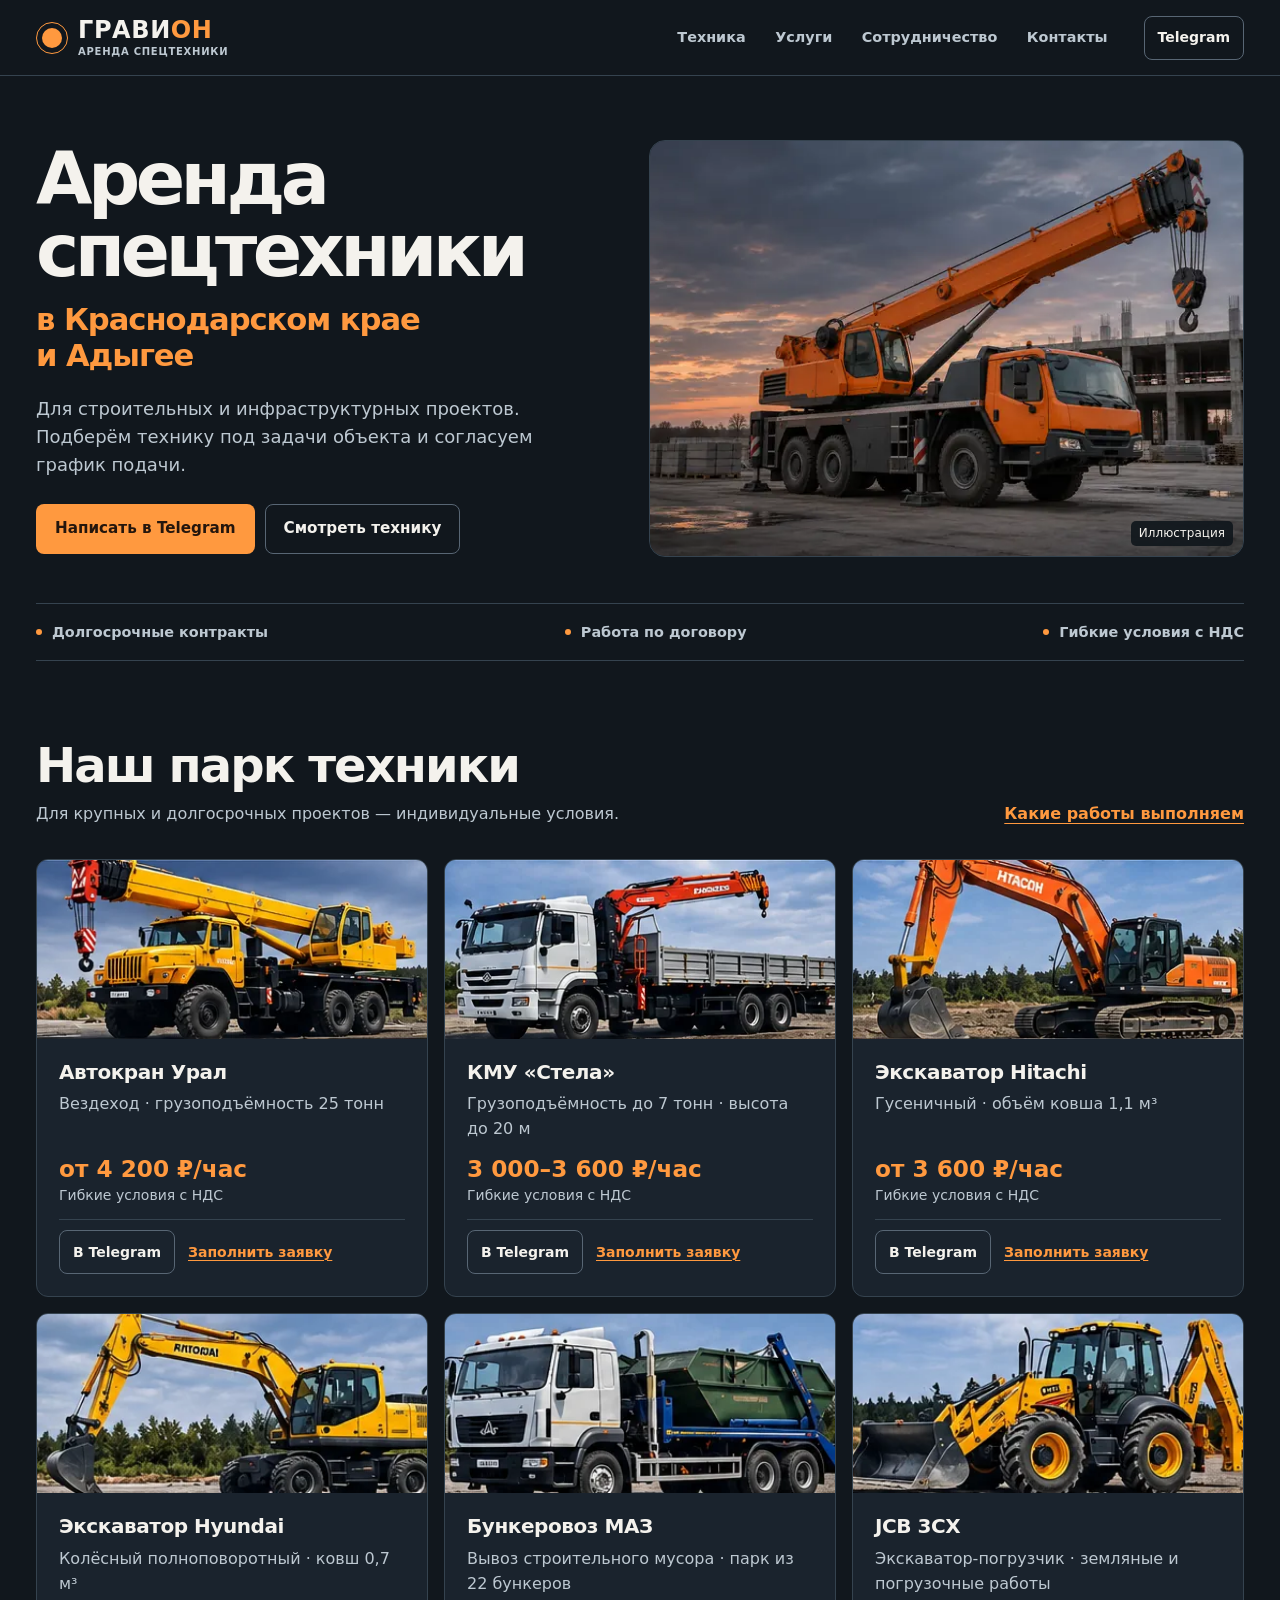
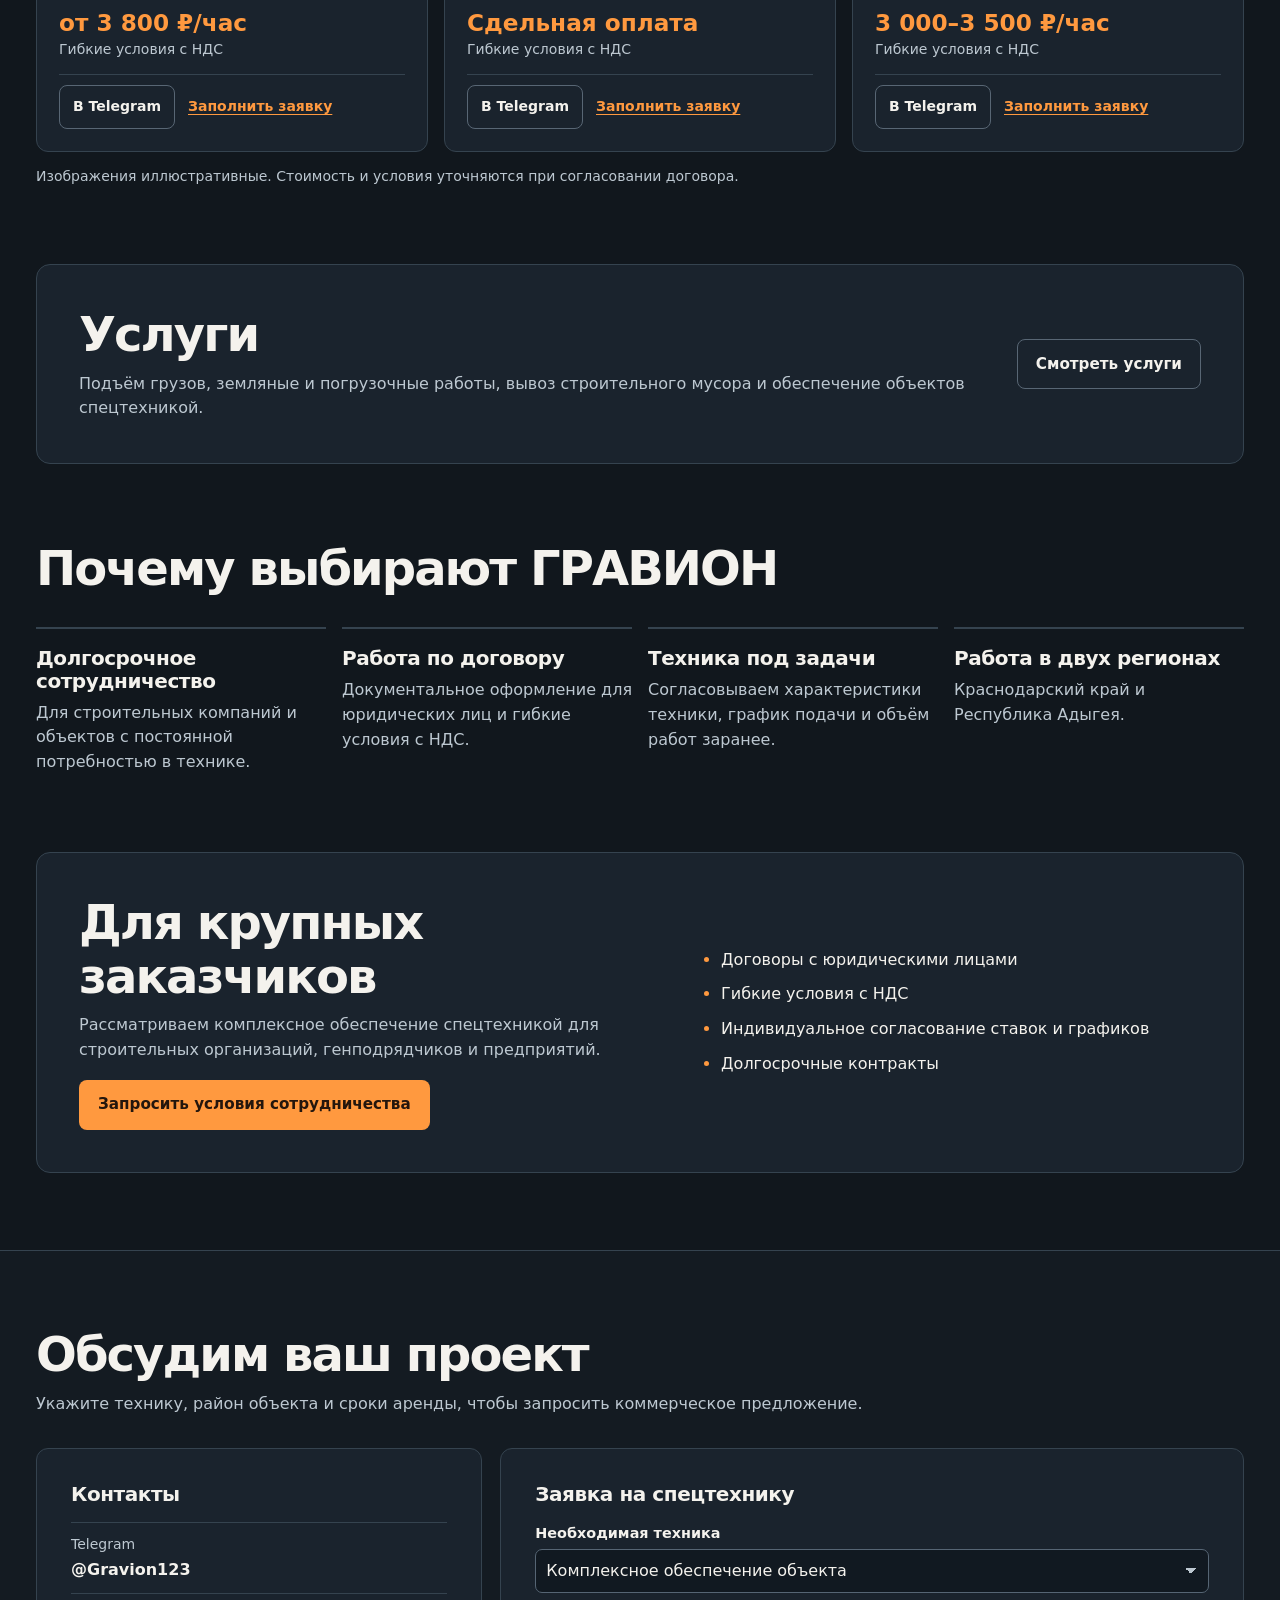
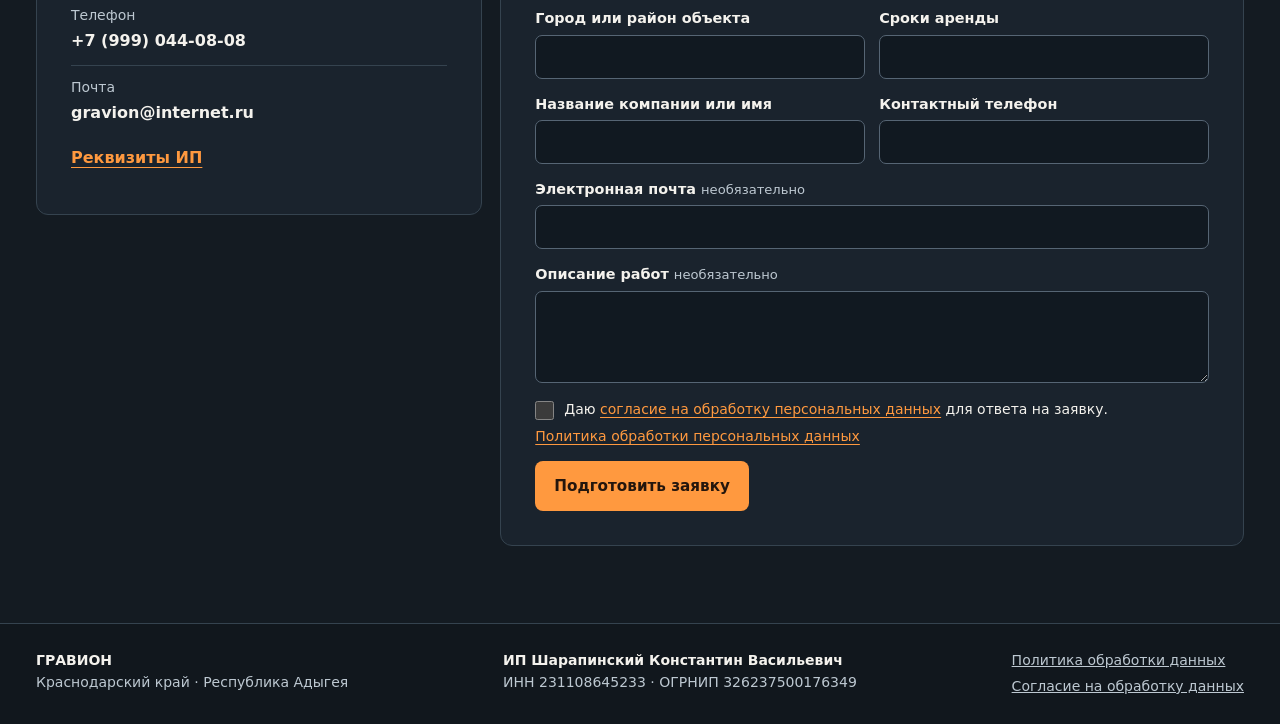
<file: index.html>
<!doctype html>
<html lang="ru">
<head>
  <meta charset="utf-8">
  <meta name="viewport" content="width=device-width, initial-scale=1">
  <link rel="icon" href="favicon.ico" sizes="16x16 32x32 48x48">
  <meta name="theme-color" content="#11171d">
  <title>Аренда спецтехники в Краснодарском крае и Адыгее — ГРАВИОН</title>
  <meta name="description" content="Аренда автокранов, экскаваторов, КМУ, JCB 3CX и бункеровозов в Краснодарском крае и Адыгее. Цены и характеристики парка ГРАВИОН.">
  <link rel="canonical" href="https://gravion-dev.github.io/gravion-website/">
  <meta property="og:type" content="website">
  <meta property="og:locale" content="ru_RU">
  <meta property="og:title" content="ГРАВИОН — аренда спецтехники в Краснодарском крае и Адыгее">
  <meta property="og:description" content="Спецтехника для строительных и инфраструктурных проектов. Узнайте ставки и запросите коммерческое предложение.">
  <meta property="og:url" content="https://gravion-dev.github.io/gravion-website/">
  <meta property="og:image" content="https://gravion-dev.github.io/gravion-website/assets/images/hero-960.webp">
  <meta property="og:image:alt" content="Иллюстрация автокрана на стройплощадке">
  <link rel="stylesheet" href="assets/site.css">
  <script src="assets/request.js" defer></script>
  <script type="application/ld+json">
    {
      "@context": "https://schema.org",
      "@type": "Organization",
      "@id": "https://gravion-dev.github.io/gravion-website/#organization",
      "name": "ГРАВИОН",
      "legalName": "Индивидуальный предприниматель Шарапинский Константин Васильевич",
      "url": "https://gravion-dev.github.io/gravion-website/",
      "telephone": "+79990440808",
      "email": "gravion@internet.ru",
      "areaServed": ["Краснодарский край", "Республика Адыгея"]
    }
  </script>
</head>
<body>
  <a class="skip-link" href="#top">Перейти к содержимому</a>
  <header class="top">
    <div class="container top-inner">
      <a class="logo" href="./" aria-label="ГРАВИОН — главная">
        <span class="logo-mark" aria-hidden="true"></span>
        <span>ГРАВИ<b>ОН</b><small>Аренда спецтехники</small></span>
      </a>
      <nav class="nav" aria-label="Основная навигация">
        <a href="#equipment">Техника</a>
        <a href="services/">Услуги</a>
        <a href="#partnership">Сотрудничество</a>
        <a href="#contact">Контакты</a>
      </nav>
      <a class="btn btn-small btn-outline" href="https://t.me/Gravion123">Telegram</a>
    </div>
  </header>

  <main id="top" tabindex="-1">
    <section class="hero" aria-labelledby="hero-title">
      <div class="container">
        <div class="hero-grid">
          <div class="hero-content">
            <h1 id="hero-title">Аренда<br class="desktop-break"> спецтехники <span>в Краснодарском крае и&nbsp;Адыгее</span></h1>
            <p>Для строительных и инфраструктурных проектов. Подберём технику под задачи объекта и согласуем график подачи.</p>
            <div class="actions">
              <a class="btn" href="https://t.me/Gravion123">Написать в Telegram</a>
              <a class="btn btn-outline" href="#equipment">Смотреть технику</a>
            </div>
          </div>
          <figure class="hero-media">
            <img src="assets/images/hero-960.webp"
                 srcset="assets/images/hero-640.webp 640w, assets/images/hero-960.webp 960w, assets/images/hero-1440.webp 1440w"
                 sizes="(max-width: 700px) calc(100vw - 36px), (max-width: 1260px) 47vw, 620px"
                 width="1440" height="960" fetchpriority="high" alt="Иллюстрация автокрана на стройплощадке">
            <figcaption>Иллюстрация</figcaption>
          </figure>
        </div>
        <ul class="hero-benefits" aria-label="Условия работы">
          <li>Долгосрочные контракты</li>
          <li>Работа по договору</li>
          <li>Гибкие условия с НДС</li>
        </ul>
      </div>
    </section>

    <section class="section" id="equipment" aria-labelledby="equipment-title">
      <div class="container">
        <div class="section-head">
          <div>
            <h2 id="equipment-title">Наш парк техники</h2>
            <p>Для крупных и долгосрочных проектов — индивидуальные условия.</p>
          </div>
          <a class="text-link" href="services/">Какие работы выполняем</a>
        </div>
        <div class="catalog">
          <article class="machine" id="ural">
            <img src="assets/images/ural-crane.webp" width="474" height="182" alt="Иллюстрация: Автокран Урал" loading="lazy" decoding="async">
            <div class="machine-content">
              <h3>Автокран Урал</h3>
              <p class="machine-spec">Вездеход · грузоподъёмность 25 тонн</p>
              <div class="machine-bottom">
                <strong>от 4 200 ₽/час</strong>
                <span class="vat">Гибкие условия с НДС</span>
              </div>
              <div class="machine-actions">
                <a class="btn btn-small btn-outline" href="https://t.me/Gravion123?text=%D0%97%D0%B4%D1%80%D0%B0%D0%B2%D1%81%D1%82%D0%B2%D1%83%D0%B9%D1%82%D0%B5%21%20%D0%98%D0%BD%D1%82%D0%B5%D1%80%D0%B5%D1%81%D1%83%D0%B5%D1%82%20%D0%B0%D1%80%D0%B5%D0%BD%D0%B4%D0%B0%3A%20%D0%90%D0%B2%D1%82%D0%BE%D0%BA%D1%80%D0%B0%D0%BD%20%D0%A3%D1%80%D0%B0%D0%BB.%20%D0%9F%D0%BE%D0%B4%D1%81%D0%BA%D0%B0%D0%B6%D0%B8%D1%82%D0%B5%20%D1%83%D1%81%D0%BB%D0%BE%D0%B2%D0%B8%D1%8F%2C%20%D0%BF%D0%BE%D0%B6%D0%B0%D0%BB%D1%83%D0%B9%D1%81%D1%82%D0%B0." aria-label="Написать в Telegram о технике: Автокран Урал">В Telegram</a>
                <a class="text-link" href="#request" data-equipment="Автокран Урал" aria-label="Заполнить заявку на технику: Автокран Урал">Заполнить заявку</a>
              </div>
            </div>
          </article>
          <article class="machine" id="stela">
            <img src="assets/images/stela-kmu.webp" width="456" height="182" alt="Иллюстрация: КМУ «Стела»" loading="lazy" decoding="async">
            <div class="machine-content">
              <h3>КМУ «Стела»</h3>
              <p class="machine-spec">Грузоподъёмность до 7 тонн · высота до 20 м</p>
              <div class="machine-bottom">
                <strong>3 000–3 600 ₽/час</strong>
                <span class="vat">Гибкие условия с НДС</span>
              </div>
              <div class="machine-actions">
                <a class="btn btn-small btn-outline" href="https://t.me/Gravion123?text=%D0%97%D0%B4%D1%80%D0%B0%D0%B2%D1%81%D1%82%D0%B2%D1%83%D0%B9%D1%82%D0%B5%21%20%D0%98%D0%BD%D1%82%D0%B5%D1%80%D0%B5%D1%81%D1%83%D0%B5%D1%82%20%D0%B0%D1%80%D0%B5%D0%BD%D0%B4%D0%B0%3A%20%D0%9A%D0%9C%D0%A3%20%C2%AB%D0%A1%D1%82%D0%B5%D0%BB%D0%B0%C2%BB.%20%D0%9F%D0%BE%D0%B4%D1%81%D0%BA%D0%B0%D0%B6%D0%B8%D1%82%D0%B5%20%D1%83%D1%81%D0%BB%D0%BE%D0%B2%D0%B8%D1%8F%2C%20%D0%BF%D0%BE%D0%B6%D0%B0%D0%BB%D1%83%D0%B9%D1%81%D1%82%D0%B0." aria-label="Написать в Telegram о технике: КМУ «Стела»">В Telegram</a>
                <a class="text-link" href="#request" data-equipment="КМУ «Стела»" aria-label="Заполнить заявку на технику: КМУ «Стела»">Заполнить заявку</a>
              </div>
            </div>
          </article>
          <article class="machine" id="hitachi">
            <img src="assets/images/hitachi-excavator.webp" width="474" height="182" alt="Иллюстрация: Экскаватор Hitachi" loading="lazy" decoding="async">
            <div class="machine-content">
              <h3>Экскаватор Hitachi</h3>
              <p class="machine-spec">Гусеничный · объём ковша 1,1 м³</p>
              <div class="machine-bottom">
                <strong>от 3 600 ₽/час</strong>
                <span class="vat">Гибкие условия с НДС</span>
              </div>
              <div class="machine-actions">
                <a class="btn btn-small btn-outline" href="https://t.me/Gravion123?text=%D0%97%D0%B4%D1%80%D0%B0%D0%B2%D1%81%D1%82%D0%B2%D1%83%D0%B9%D1%82%D0%B5%21%20%D0%98%D0%BD%D1%82%D0%B5%D1%80%D0%B5%D1%81%D1%83%D0%B5%D1%82%20%D0%B0%D1%80%D0%B5%D0%BD%D0%B4%D0%B0%3A%20%D0%AD%D0%BA%D1%81%D0%BA%D0%B0%D0%B2%D0%B0%D1%82%D0%BE%D1%80%20Hitachi.%20%D0%9F%D0%BE%D0%B4%D1%81%D0%BA%D0%B0%D0%B6%D0%B8%D1%82%D0%B5%20%D1%83%D1%81%D0%BB%D0%BE%D0%B2%D0%B8%D1%8F%2C%20%D0%BF%D0%BE%D0%B6%D0%B0%D0%BB%D1%83%D0%B9%D1%81%D1%82%D0%B0." aria-label="Написать в Telegram о технике: Экскаватор Hitachi">В Telegram</a>
                <a class="text-link" href="#request" data-equipment="Экскаватор Hitachi" aria-label="Заполнить заявку на технику: Экскаватор Hitachi">Заполнить заявку</a>
              </div>
            </div>
          </article>
          <article class="machine" id="hyundai">
            <img src="assets/images/hyundai-excavator.webp" width="474" height="167" alt="Иллюстрация: Экскаватор Hyundai" loading="lazy" decoding="async">
            <div class="machine-content">
              <h3>Экскаватор Hyundai</h3>
              <p class="machine-spec">Колёсный полноповоротный · ковш 0,7 м³</p>
              <div class="machine-bottom">
                <strong>от 3 800 ₽/час</strong>
                <span class="vat">Гибкие условия с НДС</span>
              </div>
              <div class="machine-actions">
                <a class="btn btn-small btn-outline" href="https://t.me/Gravion123?text=%D0%97%D0%B4%D1%80%D0%B0%D0%B2%D1%81%D1%82%D0%B2%D1%83%D0%B9%D1%82%D0%B5%21%20%D0%98%D0%BD%D1%82%D0%B5%D1%80%D0%B5%D1%81%D1%83%D0%B5%D1%82%20%D0%B0%D1%80%D0%B5%D0%BD%D0%B4%D0%B0%3A%20%D0%AD%D0%BA%D1%81%D0%BA%D0%B0%D0%B2%D0%B0%D1%82%D0%BE%D1%80%20Hyundai.%20%D0%9F%D0%BE%D0%B4%D1%81%D0%BA%D0%B0%D0%B6%D0%B8%D1%82%D0%B5%20%D1%83%D1%81%D0%BB%D0%BE%D0%B2%D0%B8%D1%8F%2C%20%D0%BF%D0%BE%D0%B6%D0%B0%D0%BB%D1%83%D0%B9%D1%81%D1%82%D0%B0." aria-label="Написать в Telegram о технике: Экскаватор Hyundai">В Telegram</a>
                <a class="text-link" href="#request" data-equipment="Экскаватор Hyundai" aria-label="Заполнить заявку на технику: Экскаватор Hyundai">Заполнить заявку</a>
              </div>
            </div>
          </article>
          <article class="machine" id="maz">
            <img src="assets/images/maz-skip-loader.webp" width="456" height="167" alt="Иллюстрация: Бункеровоз МАЗ" loading="lazy" decoding="async">
            <div class="machine-content">
              <h3>Бункеровоз МАЗ</h3>
              <p class="machine-spec">Вывоз строительного мусора · парк из 22 бункеров</p>
              <div class="machine-bottom">
                <strong>Сдельная оплата</strong>
                <span class="vat">Гибкие условия с НДС</span>
              </div>
              <div class="machine-actions">
                <a class="btn btn-small btn-outline" href="https://t.me/Gravion123?text=%D0%97%D0%B4%D1%80%D0%B0%D0%B2%D1%81%D1%82%D0%B2%D1%83%D0%B9%D1%82%D0%B5%21%20%D0%98%D0%BD%D1%82%D0%B5%D1%80%D0%B5%D1%81%D1%83%D0%B5%D1%82%20%D0%B0%D1%80%D0%B5%D0%BD%D0%B4%D0%B0%3A%20%D0%91%D1%83%D0%BD%D0%BA%D0%B5%D1%80%D0%BE%D0%B2%D0%BE%D0%B7%20%D0%9C%D0%90%D0%97.%20%D0%9F%D0%BE%D0%B4%D1%81%D0%BA%D0%B0%D0%B6%D0%B8%D1%82%D0%B5%20%D1%83%D1%81%D0%BB%D0%BE%D0%B2%D0%B8%D1%8F%2C%20%D0%BF%D0%BE%D0%B6%D0%B0%D0%BB%D1%83%D0%B9%D1%81%D1%82%D0%B0." aria-label="Написать в Telegram о технике: Бункеровоз МАЗ">В Telegram</a>
                <a class="text-link" href="#request" data-equipment="Бункеровоз МАЗ" aria-label="Заполнить заявку на технику: Бункеровоз МАЗ">Заполнить заявку</a>
              </div>
            </div>
          </article>
          <article class="machine" id="jcb">
            <img src="assets/images/jcb-3cx.webp" width="474" height="167" alt="Иллюстрация: JCB 3CX" loading="lazy" decoding="async">
            <div class="machine-content">
              <h3>JCB 3CX</h3>
              <p class="machine-spec">Экскаватор-погрузчик · земляные и погрузочные работы</p>
              <div class="machine-bottom">
                <strong>3 000–3 500 ₽/час</strong>
                <span class="vat">Гибкие условия с НДС</span>
              </div>
              <div class="machine-actions">
                <a class="btn btn-small btn-outline" href="https://t.me/Gravion123?text=%D0%97%D0%B4%D1%80%D0%B0%D0%B2%D1%81%D1%82%D0%B2%D1%83%D0%B9%D1%82%D0%B5%21%20%D0%98%D0%BD%D1%82%D0%B5%D1%80%D0%B5%D1%81%D1%83%D0%B5%D1%82%20%D0%B0%D1%80%D0%B5%D0%BD%D0%B4%D0%B0%3A%20JCB%203CX.%20%D0%9F%D0%BE%D0%B4%D1%81%D0%BA%D0%B0%D0%B6%D0%B8%D1%82%D0%B5%20%D1%83%D1%81%D0%BB%D0%BE%D0%B2%D0%B8%D1%8F%2C%20%D0%BF%D0%BE%D0%B6%D0%B0%D0%BB%D1%83%D0%B9%D1%81%D1%82%D0%B0." aria-label="Написать в Telegram о технике: JCB 3CX">В Telegram</a>
                <a class="text-link" href="#request" data-equipment="JCB 3CX" aria-label="Заполнить заявку на технику: JCB 3CX">Заполнить заявку</a>
              </div>
            </div>
          </article>
        </div>
        <p class="catalog-note">Изображения иллюстративные. Стоимость и условия уточняются при согласовании договора.</p>
      </div>
    </section>

    <section class="section section-inset" id="services" aria-labelledby="services-title">
      <div class="container service-strip">
        <div>
          <h2 id="services-title">Услуги</h2>
          <p>Подъём грузов, земляные и погрузочные работы, вывоз строительного мусора и обеспечение объектов спецтехникой.</p>
        </div>
        <a class="btn btn-outline" href="services/">Смотреть услуги</a>
      </div>
    </section>

    <section class="section" id="benefits" aria-labelledby="benefits-title">
      <div class="container">
        <div class="section-head"><h2 id="benefits-title">Почему выбирают ГРАВИОН</h2></div>
        <div class="features">
          <article class="feature">
            <h3>Долгосрочное сотрудничество</h3>
            <p>Для строительных компаний и объектов с постоянной потребностью в технике.</p>
          </article>
          <article class="feature">
            <h3>Работа по договору</h3>
            <p>Документальное оформление для юридических лиц и гибкие условия с НДС.</p>
          </article>
          <article class="feature">
            <h3>Техника под задачи</h3>
            <p>Согласовываем характеристики техники, график подачи и объём работ заранее.</p>
          </article>
          <article class="feature">
            <h3>Работа в двух регионах</h3>
            <p>Краснодарский край и Республика Адыгея.</p>
          </article>
        </div>
      </div>
    </section>

    <section class="section section-inset" id="partnership" aria-labelledby="partnership-title">
      <div class="container partnership">
        <div>
          <h2 id="partnership-title">Для крупных заказчиков</h2>
          <p>Рассматриваем комплексное обеспечение спецтехникой для строительных организаций, генподрядчиков и предприятий.</p>
          <a class="btn" href="#request">Запросить условия сотрудничества</a>
        </div>
        <ul class="checklist">
          <li>Договоры с юридическими лицами</li>
          <li>Гибкие условия с НДС</li>
          <li>Индивидуальное согласование ставок и графиков</li>
          <li>Долгосрочные контракты</li>
        </ul>
      </div>
    </section>

    <section class="section contact-section" id="contact" aria-labelledby="contact-title">
      <div class="container">
        <div class="section-head">
          <div>
            <h2 id="contact-title">Обсудим ваш проект</h2>
            <p>Укажите технику, район объекта и сроки аренды, чтобы запросить коммерческое предложение.</p>
          </div>
        </div>
        <div class="contact-wrap">
          <div class="contact-panel">
            <h3>Контакты</h3>
            <a class="contact-link" href="https://t.me/Gravion123"><span>Telegram</span><strong>@Gravion123</strong></a>
            <a class="contact-link" href="tel:+79990440808"><span>Телефон</span><strong>+7 (999) 044-08-08</strong></a>
            <a class="contact-link" href="mailto:gravion@internet.ru"><span>Почта</span><strong>gravion@internet.ru</strong></a>
            <a class="text-link" href="#requisites">Реквизиты ИП</a>
          </div>
          <form class="form-panel" id="request" tabindex="-1" aria-labelledby="request-title" action="mailto:gravion@internet.ru" method="post" enctype="text/plain">
            <h3 id="request-title">Заявка на спецтехнику</h3>
            <div class="form-fields">
              <div class="field field-wide">
                <label for="machine">Необходимая техника</label>
                <select id="machine" name="Техника" required>
                  <option value="Комплексное обеспечение объекта">Комплексное обеспечение объекта</option>
                  <option value="Автокран Урал">Автокран Урал</option>
                  <option value="КМУ «Стела»">КМУ «Стела»</option>
                  <option value="Экскаватор Hitachi">Экскаватор Hitachi</option>
                  <option value="Экскаватор Hyundai">Экскаватор Hyundai</option>
                  <option value="Бункеровоз МАЗ">Бункеровоз МАЗ</option>
                  <option value="JCB 3CX">JCB 3CX</option>
                </select>
              </div>
              <div class="field">
                <label for="location">Город или район объекта</label>
                <input id="location" name="Местоположение объекта" required maxlength="200">
              </div>
              <div class="field">
                <label for="dates">Сроки аренды</label>
                <input id="dates" name="Сроки аренды" required maxlength="150">
              </div>
              <div class="field">
                <label for="company">Название компании или имя</label>
                <input id="company" name="Компания или имя" required maxlength="150">
              </div>
              <div class="field">
                <label for="contactInfo">Контактный телефон</label>
                <input id="contactInfo" name="Телефон" type="tel" autocomplete="tel" required maxlength="40">
              </div>
              <div class="field field-wide">
                <label for="email">Электронная почта <span>необязательно</span></label>
                <input id="email" name="Email заказчика" type="email" autocomplete="email" maxlength="150">
              </div>
              <div class="field field-wide">
                <label for="details">Описание работ <span>необязательно</span></label>
                <textarea id="details" name="Описание работ" rows="3" maxlength="3000"></textarea>
              </div>
            </div>
            <div class="consent-field">
              <input type="checkbox" id="consent" name="Согласие на обработку персональных данных" value="Дано" required>
              <label for="consent">Даю <a href="consent.html" target="_blank" rel="noopener">согласие на обработку персональных данных</a> для ответа на заявку.</label>
            </div>
            <p class="form-note"><a href="privacy.html" target="_blank" rel="noopener">Политика обработки персональных данных</a></p>
            <button class="btn" type="submit">Подготовить заявку</button>
            <noscript><p class="form-note">Откроется почтовое приложение. Для заявки в Telegram воспользуйтесь ссылкой в блоке контактов.</p></noscript>
            <div class="draft" id="draft" hidden>
              <label for="draftText">Текст заявки</label>
              <textarea id="draftText" rows="6" readonly></textarea>
              <p class="form-note">Скопируйте текст, вставьте его в чат с ГРАВИОН и отправьте. Для отправки по почте откройте готовое письмо.</p>
              <div class="actions">
                <button class="btn btn-small btn-outline" id="copyDraft" type="button">Скопировать текст</button>
                <a class="btn btn-small" href="https://t.me/Gravion123" target="_blank" rel="noopener">Открыть Telegram</a>
                <a class="text-link" id="draftEmail" href="mailto:gravion@internet.ru">Открыть письмо</a>
              </div>
              <p class="form-note" id="copyStatus" role="status"></p>
            </div>
          </form>
        </div>
      </div>
    </section>
  </main>

  <footer class="footer" id="requisites">
    <div class="container footer-inner">
      <div>
        <strong>ГРАВИОН</strong>
        <p>Краснодарский край · Республика Адыгея</p>
      </div>
      <div>
        <strong>ИП Шарапинский Константин Васильевич</strong>
        <p>ИНН 231108645233 · ОГРНИП 326237500176349</p>
      </div>
      <nav aria-label="Документы">
        <a href="privacy.html">Политика обработки данных</a>
        <a href="consent.html">Согласие на обработку данных</a>
      </nav>
    </div>
  </footer>
</body>
</html>
</file>
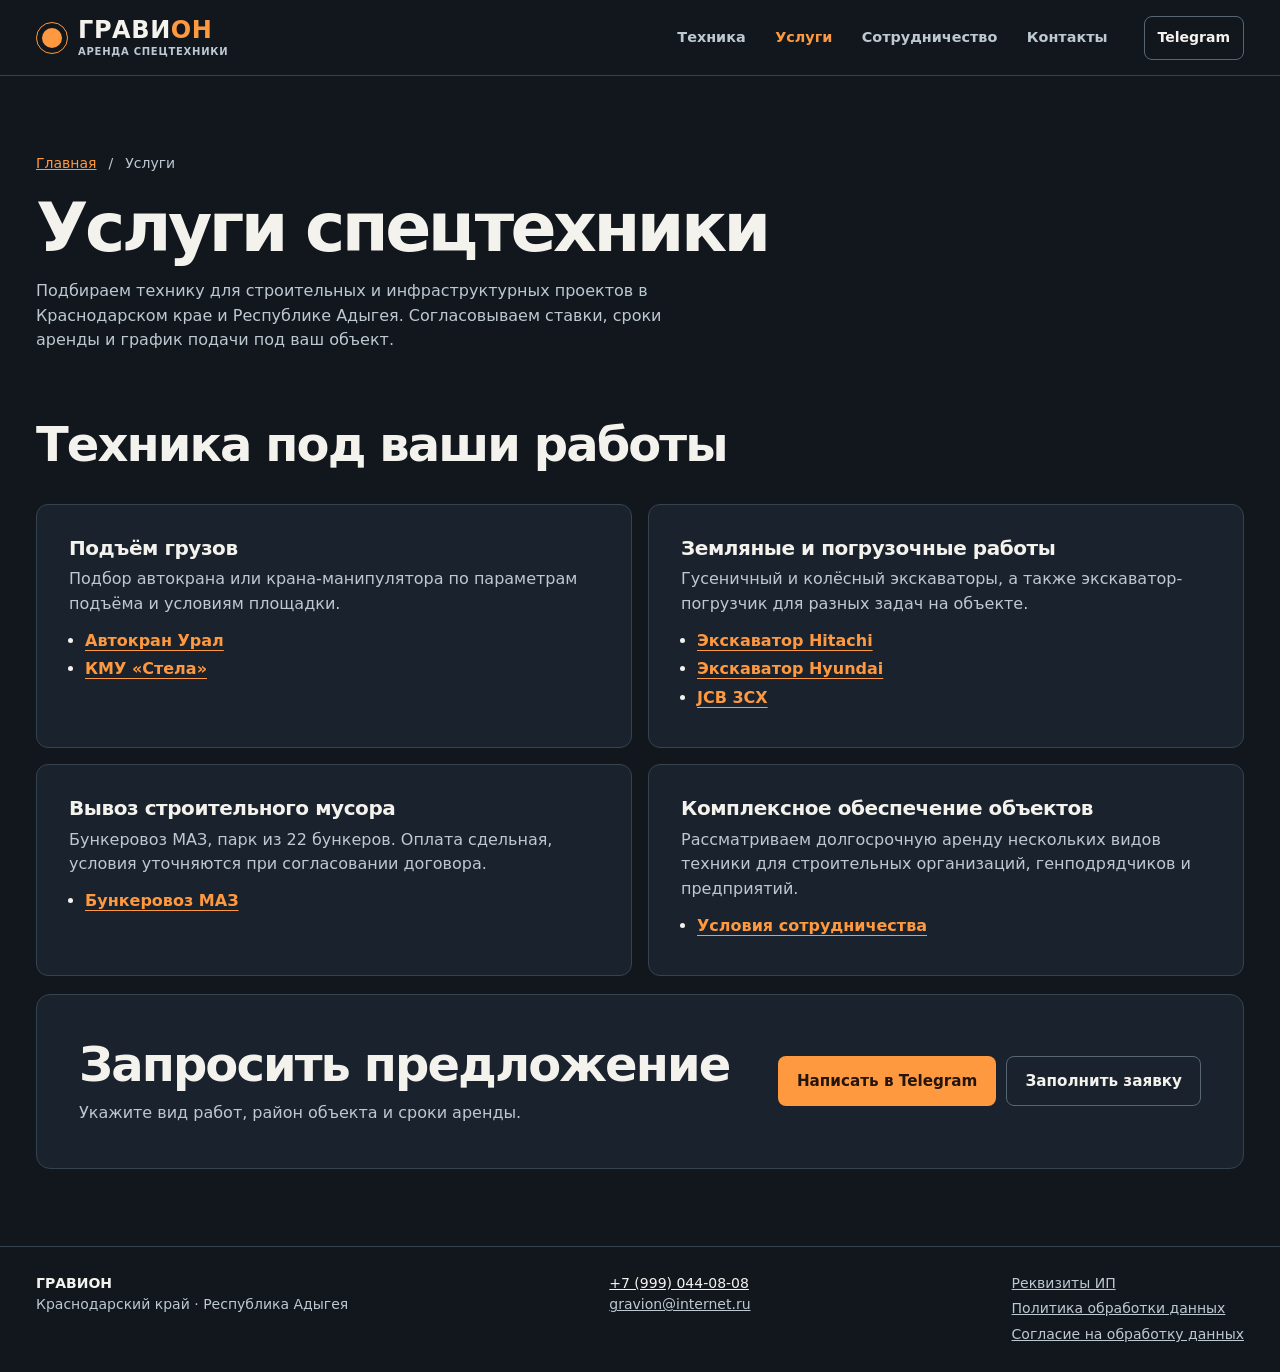
<file: services/index.html>
<!doctype html>
<html lang="ru">
<head>
  <meta charset="utf-8">
  <meta name="viewport" content="width=device-width, initial-scale=1">
  <link rel="icon" href="../favicon.ico" sizes="16x16 32x32 48x48">
  <meta name="theme-color" content="#11171d">
  <title>Услуги спецтехники в Краснодарском крае и Адыгее — ГРАВИОН</title>
  <meta name="description" content="Подъём грузов автокраном и КМУ, земляные и погрузочные работы, вывоз строительного мусора. Техника ГРАВИОН в Краснодарском крае и Адыгее.">
  <link rel="canonical" href="https://gravion-dev.github.io/gravion-website/services/">
  <meta property="og:type" content="website">
  <meta property="og:locale" content="ru_RU">
  <meta property="og:title" content="Услуги спецтехники — ГРАВИОН">
  <meta property="og:description" content="Подъём грузов, земляные и погрузочные работы, вывоз строительного мусора и комплексное обеспечение объектов техникой.">
  <meta property="og:url" content="https://gravion-dev.github.io/gravion-website/services/">
  <meta property="og:image" content="https://gravion-dev.github.io/gravion-website/assets/images/hero-960.webp">
  <link rel="stylesheet" href="../assets/site.css">
  <script type="application/ld+json">
    {
      "@context": "https://schema.org",
      "@type": "Service",
      "name": "Аренда спецтехники",
      "serviceType": ["Подъём грузов", "Земляные и погрузочные работы", "Вывоз строительного мусора", "Комплексное обеспечение объектов"],
      "url": "https://gravion-dev.github.io/gravion-website/services/",
      "provider": { "@id": "https://gravion-dev.github.io/gravion-website/#organization" },
      "areaServed": ["Краснодарский край", "Республика Адыгея"]
    }
  </script>
</head>
<body>
  <a class="skip-link" href="#top">Перейти к содержимому</a>
  <header class="top">
    <div class="container top-inner">
      <a class="logo" href="../" aria-label="ГРАВИОН — главная">
        <span class="logo-mark" aria-hidden="true"></span>
        <span>ГРАВИ<b>ОН</b><small>Аренда спецтехники</small></span>
      </a>
      <nav class="nav" aria-label="Основная навигация">
        <a href="../#equipment">Техника</a>
        <a href="./" aria-current="page">Услуги</a>
        <a href="../#partnership">Сотрудничество</a>
        <a href="../#contact">Контакты</a>
      </nav>
      <a class="btn btn-small btn-outline" href="https://t.me/Gravion123">Telegram</a>
    </div>
  </header>

  <main id="top" tabindex="-1">
    <section class="section page-intro">
      <div class="container">
        <nav class="breadcrumb" aria-label="Расположение страницы">
          <a href="../">Главная</a><span aria-hidden="true">/</span><span aria-current="page">Услуги</span>
        </nav>
        <h1>Услуги спецтехники</h1>
        <p>Подбираем технику для строительных и инфраструктурных проектов в Краснодарском крае и Республике Адыгея. Согласовываем ставки, сроки аренды и график подачи под ваш объект.</p>
      </div>
    </section>
    <section class="section services-section" aria-labelledby="tasks-title">
      <div class="container">
        <div class="section-head"><h2 id="tasks-title">Техника под ваши работы</h2></div>
        <div class="services-grid">
          <article class="service-card">
            <h3>Подъём грузов</h3>
            <p>Подбор автокрана или крана-манипулятора по параметрам подъёма и условиям площадки.</p>
            <ul>
              <li><a class="text-link" href="../#ural">Автокран Урал</a></li>
              <li><a class="text-link" href="../#stela">КМУ «Стела»</a></li>
            </ul>
          </article>
          <article class="service-card">
            <h3>Земляные и погрузочные работы</h3>
            <p>Гусеничный и колёсный экскаваторы, а также экскаватор-погрузчик для разных задач на объекте.</p>
            <ul>
              <li><a class="text-link" href="../#hitachi">Экскаватор Hitachi</a></li>
              <li><a class="text-link" href="../#hyundai">Экскаватор Hyundai</a></li>
              <li><a class="text-link" href="../#jcb">JCB 3CX</a></li>
            </ul>
          </article>
          <article class="service-card">
            <h3>Вывоз строительного мусора</h3>
            <p>Бункеровоз МАЗ, парк из 22 бункеров. Оплата сдельная, условия уточняются при согласовании договора.</p>
            <ul><li><a class="text-link" href="../#maz">Бункеровоз МАЗ</a></li></ul>
          </article>
          <article class="service-card">
            <h3>Комплексное обеспечение объектов</h3>
            <p>Рассматриваем долгосрочную аренду нескольких видов техники для строительных организаций, генподрядчиков и предприятий.</p>
            <ul><li><a class="text-link" href="../#partnership">Условия сотрудничества</a></li></ul>
          </article>
        </div>
        <div class="service-strip services-region">
          <div>
            <h2>Запросить предложение</h2>
            <p>Укажите вид работ, район объекта и сроки аренды.</p>
          </div>
          <div class="actions">
            <a class="btn" href="https://t.me/Gravion123">Написать в Telegram</a>
            <a class="btn btn-outline" href="../#request">Заполнить заявку</a>
          </div>
        </div>
      </div>
    </section>
  </main>

  <footer class="footer">
    <div class="container footer-inner">
      <div>
        <strong>ГРАВИОН</strong>
        <p>Краснодарский край · Республика Адыгея</p>
      </div>
      <div>
        <a href="tel:+79990440808">+7 (999) 044-08-08</a>
        <p><a href="mailto:gravion@internet.ru">gravion@internet.ru</a></p>
      </div>
      <nav aria-label="Документы">
        <a href="../#requisites">Реквизиты ИП</a>
        <a href="../privacy.html">Политика обработки данных</a>
        <a href="../consent.html">Согласие на обработку данных</a>
      </nav>
    </div>
  </footer>
</body>
</html>
</file>
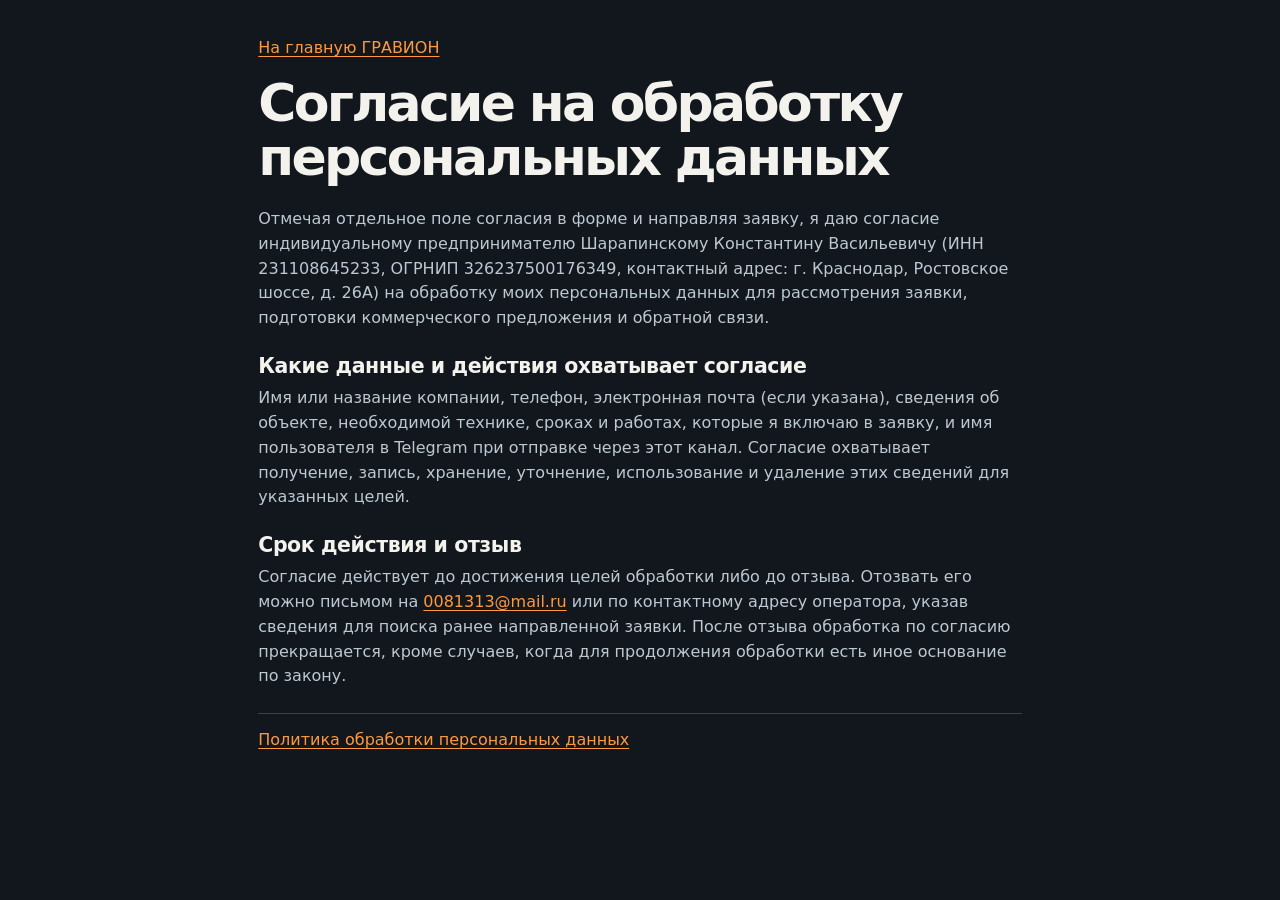
<file: consent.html>
<!doctype html>
<html lang="ru">
<head>
  <meta charset="utf-8">
  <meta name="viewport" content="width=device-width, initial-scale=1">
  <link rel="icon" href="favicon.ico" sizes="16x16 32x32 48x48">
  <meta name="robots" content="noindex,follow">
  <title>Согласие на обработку персональных данных — ГРАВИОН</title>
  <link rel="stylesheet" href="assets/site.css">
</head>
<body>
  <main class="legal-page">
    <a href="./">На главную ГРАВИОН</a>
    <h1>Согласие на обработку персональных данных</h1>

    <p>Отмечая отдельное поле согласия в форме и направляя заявку, я даю согласие индивидуальному предпринимателю Шарапинскому Константину Васильевичу (ИНН 231108645233, ОГРНИП 326237500176349, контактный адрес: г. Краснодар, Ростовское шоссе, д. 26А) на обработку моих персональных данных для рассмотрения заявки, подготовки коммерческого предложения и обратной связи.</p>

    <h2>Какие данные и действия охватывает согласие</h2>
    <p>Имя или название компании, телефон, электронная почта (если указана), сведения об объекте, необходимой технике, сроках и работах, которые я включаю в заявку, и имя пользователя в Telegram при отправке через этот канал. Согласие охватывает получение, запись, хранение, уточнение, использование и удаление этих сведений для указанных целей.</p>

    <h2>Срок действия и отзыв</h2>
    <p>Согласие действует до достижения целей обработки либо до отзыва. Отозвать его можно письмом на <a href="mailto:0081313@mail.ru">0081313@mail.ru</a> или по контактному адресу оператора, указав сведения для поиска ранее направленной заявки. После отзыва обработка по согласию прекращается, кроме случаев, когда для продолжения обработки есть иное основание по закону.</p>

    <footer class="legal-page-footer"><a href="privacy.html">Политика обработки персональных данных</a></footer>
  </main>
</body>
</html>
</file>
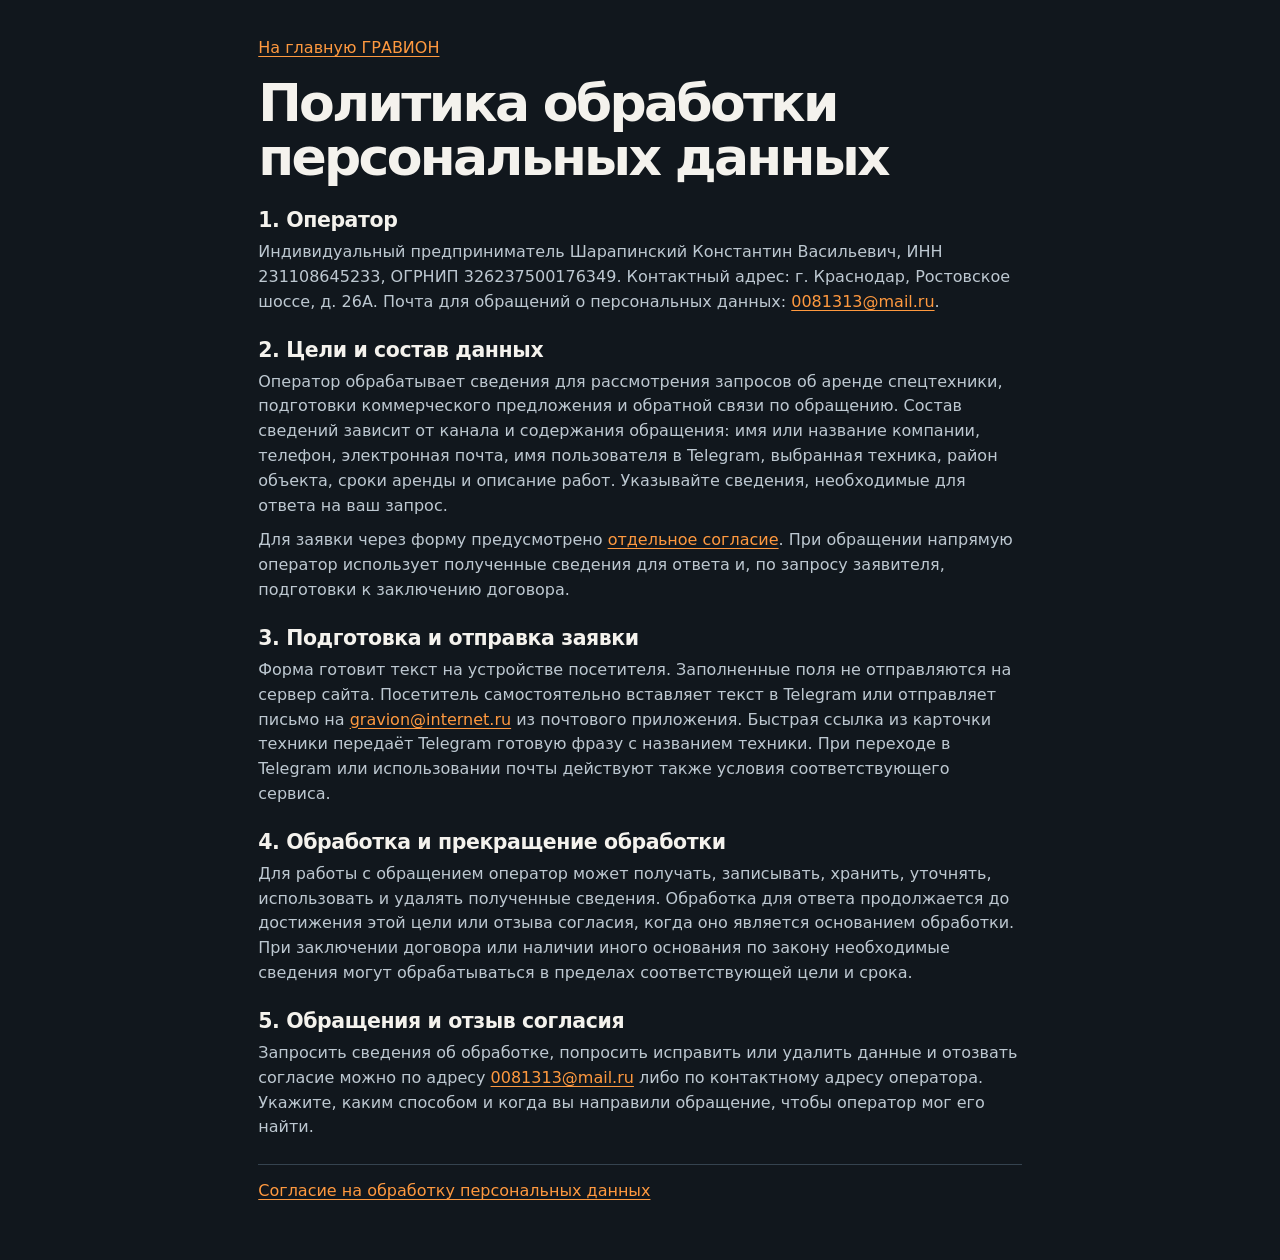
<file: privacy.html>
<!doctype html>
<html lang="ru">
<head>
  <meta charset="utf-8">
  <meta name="viewport" content="width=device-width, initial-scale=1">
  <link rel="icon" href="favicon.ico" sizes="16x16 32x32 48x48">
  <meta name="robots" content="noindex,follow">
  <title>Политика обработки персональных данных — ГРАВИОН</title>
  <link rel="stylesheet" href="assets/site.css">
</head>
<body>
  <main class="legal-page">
    <a href="./">На главную ГРАВИОН</a>
    <h1>Политика обработки персональных данных</h1>

    <h2>1. Оператор</h2>
    <p>Индивидуальный предприниматель Шарапинский Константин Васильевич, ИНН 231108645233, ОГРНИП 326237500176349. Контактный адрес: г. Краснодар, Ростовское шоссе, д. 26А. Почта для обращений о персональных данных: <a href="mailto:0081313@mail.ru">0081313@mail.ru</a>.</p>

    <h2>2. Цели и состав данных</h2>
    <p>Оператор обрабатывает сведения для рассмотрения запросов об аренде спецтехники, подготовки коммерческого предложения и обратной связи по обращению. Состав сведений зависит от канала и содержания обращения: имя или название компании, телефон, электронная почта, имя пользователя в Telegram, выбранная техника, район объекта, сроки аренды и описание работ. Указывайте сведения, необходимые для ответа на ваш запрос.</p>
    <p>Для заявки через форму предусмотрено <a href="consent.html">отдельное согласие</a>. При обращении напрямую оператор использует полученные сведения для ответа и, по запросу заявителя, подготовки к заключению договора.</p>

    <h2>3. Подготовка и отправка заявки</h2>
    <p>Форма готовит текст на устройстве посетителя. Заполненные поля не отправляются на сервер сайта. Посетитель самостоятельно вставляет текст в Telegram или отправляет письмо на <a href="mailto:gravion@internet.ru">gravion@internet.ru</a> из почтового приложения. Быстрая ссылка из карточки техники передаёт Telegram готовую фразу с названием техники. При переходе в Telegram или использовании почты действуют также условия соответствующего сервиса.</p>

    <h2>4. Обработка и прекращение обработки</h2>
    <p>Для работы с обращением оператор может получать, записывать, хранить, уточнять, использовать и удалять полученные сведения. Обработка для ответа продолжается до достижения этой цели или отзыва согласия, когда оно является основанием обработки. При заключении договора или наличии иного основания по закону необходимые сведения могут обрабатываться в пределах соответствующей цели и срока.</p>

    <h2>5. Обращения и отзыв согласия</h2>
    <p>Запросить сведения об обработке, попросить исправить или удалить данные и отозвать согласие можно по адресу <a href="mailto:0081313@mail.ru">0081313@mail.ru</a> либо по контактному адресу оператора. Укажите, каким способом и когда вы направили обращение, чтобы оператор мог его найти.</p>

    <footer class="legal-page-footer"><a href="consent.html">Согласие на обработку персональных данных</a></footer>
  </main>
</body>
</html>
</file>
<file: assets/site.css>
:root {
  color-scheme: dark;
  --background: #11171d;
  --section: #141b22;
  --panel: #1a232d;
  --input: #111921;
  --border: #35434f;
  --text: #f4f2ed;
  --muted: #bdc8d1;
  --accent: #ff993f;
  --accent-hover: #ffb16c;
  --ink: #24160d;
  --header-height: 76px;
  font-family: Inter, system-ui, -apple-system, "Segoe UI", sans-serif;
  line-height: 1.55;
}

*, *::before, *::after { box-sizing: border-box; }
html { scroll-padding-top: calc(var(--header-height) + 16px); }
body { margin: 0; background: var(--background); color: var(--text); }
a { color: inherit; }
img { display: block; max-width: 100%; }
button, input, select, textarea { font: inherit; }
[hidden] { display: none !important; }

:focus-visible { outline: 2px solid var(--accent-hover); outline-offset: 4px; }
h1, h2, h3, p, figure { margin: 0; }
h1, h2, h3 { line-height: 1.13; }
h2 { font-size: clamp(1.75rem, 4.3vw, 3rem); letter-spacing: -.04em; }
h3 { font-size: 1.25rem; letter-spacing: -.022em; }
p { overflow-wrap: break-word; }

.container { width: min(100% - 72px, 1240px); margin-inline: auto; }
.skip-link {
  position: fixed;
  top: 8px;
  left: 8px;
  z-index: 30;
  transform: translateY(-200%);
  padding: 8px 12px;
  background: var(--accent);
  color: var(--ink);
}
.skip-link:focus { transform: none; }

.top {
  position: sticky;
  top: 0;
  z-index: 20;
  background: var(--background);
  border-bottom: 1px solid var(--border);
}
.top-inner {
  min-height: calc(var(--header-height) - 1px);
  display: grid;
  grid-template-columns: auto 1fr auto;
  align-items: center;
  gap: clamp(16px, 3vw, 36px);
}
.logo {
  display: inline-flex;
  align-items: center;
  gap: 10px;
  font-size: 1.5rem;
  line-height: .94;
  font-weight: 850;
  letter-spacing: .025em;
  text-decoration: none;
}
.logo b { color: var(--accent); }
.logo small {
  display: block;
  margin-top: 6px;
  color: var(--muted);
  font-size: .625rem;
  font-weight: 650;
  letter-spacing: .075em;
  text-transform: uppercase;
}
.logo-mark {
  display: grid;
  width: 32px;
  height: 32px;
  place-items: center;
  flex: 0 0 auto;
  border: 1.5px solid var(--accent);
  border-radius: 50%;
}
.logo-mark::after {
  width: 20px;
  height: 20px;
  border-radius: 50%;
  background: var(--accent);
  content: "";
}
.nav {
  display: flex;
  flex-wrap: wrap;
  justify-content: flex-end;
  gap: 0 clamp(14px, 2.3vw, 32px);
}
.nav a {
  display: inline-flex;
  align-items: center;
  min-height: 44px;
  color: var(--muted);
  font-size: .9rem;
  font-weight: 650;
  text-decoration: none;
}
.nav a:hover, .nav a[aria-current="page"] { color: var(--accent); }

.btn {
  display: inline-flex;
  align-items: center;
  justify-content: center;
  min-height: 50px;
  max-width: 100%;
  padding: 10px 18px;
  border: 1px solid transparent;
  border-radius: 8px;
  background: var(--accent);
  color: var(--ink);
  text-align: center;
  text-decoration: none;
  font-size: .95rem;
  line-height: 1.24;
  font-weight: 750;
  cursor: pointer;
}
.btn:hover { background: var(--accent-hover); }
.btn-outline { background: transparent; border-color: #586674; color: var(--text); }
.btn-outline:hover { background: #293541; border-color: var(--accent); }
.btn-small { min-height: 44px; padding: 8px 13px; font-size: .875rem; }
.actions { display: flex; flex-wrap: wrap; align-items: center; gap: 10px; }
.text-link {
  color: var(--accent);
  text-decoration-thickness: 1px;
  text-underline-offset: .23em;
  font-weight: 650;
}
.text-link:hover { color: var(--accent-hover); }

.hero { padding: clamp(30px, 5vw, 70px) 0 0; }
.hero-grid { display: grid; grid-template-columns: minmax(0, .96fr) minmax(0, 1.04fr); gap: clamp(24px, 5vw, 72px); align-items: center; }
.hero h1 {
  font-size: clamp(2.5rem, 5.7vw, 5.15rem);
  font-weight: 830;
  line-height: .99;
  letter-spacing: -.062em;
}
.hero h1 span {
  display: block;
  margin-top: 15px;
  color: var(--accent);
  font-size: .42em;
  line-height: 1.16;
  letter-spacing: -.035em;
}
.hero p { max-width: 45ch; margin: 22px 0 25px; color: var(--muted); font-size: clamp(1rem, 1.55vw, 1.125rem); }
.hero-media {
  position: relative;
  overflow: hidden;
  border: 1px solid var(--border);
  border-radius: 16px;
  background: var(--panel);
}
.hero-media img { width: 100%; height: auto; aspect-ratio: 1.43; object-fit: cover; object-position: 62% 54%; }
.hero-media figcaption {
  position: absolute;
  right: 10px;
  bottom: 10px;
  border-radius: 5px;
  background: #11171dec;
  padding: 3px 8px;
  color: var(--text);
  font-size: .75rem;
}
.hero-benefits {
  display: flex;
  flex-wrap: wrap;
  justify-content: space-between;
  gap: 10px clamp(22px, 4.5vw, 56px);
  margin: clamp(24px, 4vw, 46px) 0 0;
  padding: 17px 0;
  border-top: 1px solid var(--border);
  border-bottom: 1px solid var(--border);
  list-style: none;
  color: var(--muted);
  font-size: .9rem;
  font-weight: 630;
}
.hero-benefits li { position: relative; padding-left: 16px; }
.hero-benefits li::before {
  content: "";
  position: absolute;
  top: .55em;
  left: 0;
  width: 6px;
  height: 6px;
  border-radius: 50%;
  background: var(--accent);
}

.section { padding: clamp(41px, 6vw, 80px) 0; }
.section-inset { padding-block: 0; }
.section-head {
  display: flex;
  align-items: flex-end;
  justify-content: space-between;
  gap: 12px 24px;
  margin-bottom: clamp(20px, 3vw, 32px);
}
.section-head p, .service-strip p, .partnership p { margin-top: 10px; color: var(--muted); }

.catalog, .features, .services-grid { display: grid; gap: 16px; }
.catalog { grid-template-columns: repeat(3, minmax(0, 1fr)); }
.machine {
  display: flex;
  flex-direction: column;
  min-width: 0;
  overflow: hidden;
  border: 1px solid var(--border);
  border-radius: 12px;
  background: var(--panel);
}
.machine > img {
  width: 100%;
  height: auto;
  aspect-ratio: 2.18;
  object-fit: cover;
  background: #25323c;
}
.machine-content { display: flex; flex: 1; flex-direction: column; gap: 9px; padding: clamp(15px, 2vw, 22px); }
.machine-spec { flex: 1; color: var(--muted); }
.machine-bottom { display: grid; gap: 2px; margin: 4px 0; }
.machine-bottom strong { color: var(--accent); font-size: clamp(1.2rem, 2.4vw, 1.45rem); line-height: 1.2; }
.vat, .catalog-note { color: var(--muted); font-size: .875rem; }
.machine-actions {
  display: flex;
  flex-wrap: wrap;
  align-items: center;
  gap: 4px 13px;
  border-top: 1px solid var(--border);
  padding-top: 10px;
}
.machine-actions .text-link { display: inline-flex; align-items: center; min-height: 44px; font-size: .875rem; }
.catalog-note { margin-top: 14px; }

.features { grid-template-columns: repeat(4, minmax(0, 1fr)); }
.feature {
  border-top: 2px solid var(--border);
  padding: 18px 0 0;
}
.feature p { margin-top: 8px; color: var(--muted); }
.service-strip, .partnership {
  display: grid;
  align-items: center;
  gap: 18px 24px;
  padding: clamp(22px, 4.2vw, 42px);
  border: 1px solid var(--border);
  border-radius: 14px;
  background: var(--panel);
}
.service-strip { grid-template-columns: minmax(0, 1fr) auto; }
.partnership { grid-template-columns: minmax(0, 1.2fr) minmax(0, 1fr); }
.partnership .btn { margin-top: 17px; }
.checklist { display: grid; gap: 10px; margin: 0; padding-left: 1.2em; }
.checklist li::marker { color: var(--accent); }

.contact-section { margin-top: clamp(41px, 6vw, 80px); background: var(--section); border-top: 1px solid var(--border); }
.contact-wrap { display: grid; grid-template-columns: minmax(0, .75fr) minmax(0, 1.25fr); gap: 18px; align-items: start; }
.contact-panel, .form-panel {
  min-width: 0;
  padding: clamp(18px, 3.3vw, 34px);
  border: 1px solid var(--border);
  border-radius: 12px;
  background: var(--panel);
}
.contact-panel h3, .form-panel h3 { margin-bottom: 16px; }
.contact-link {
  display: grid;
  gap: 2px;
  padding: 11px 0;
  border-top: 1px solid var(--border);
  text-decoration: none;
  overflow-wrap: anywhere;
}
.contact-link span { color: var(--muted); font-size: .875rem; }
.contact-link:hover strong { color: var(--accent); }
.contact-panel .text-link { display: inline-flex; align-items: center; min-height: 44px; }

.form-fields { display: grid; grid-template-columns: repeat(2, minmax(0, 1fr)); gap: 14px; }
.field { display: grid; align-content: start; gap: 5px; min-width: 0; }
.field-wide { grid-column: 1 / -1; }
.field label, .draft > label { color: var(--text); font-size: .9rem; font-weight: 650; }
.field label span { color: var(--muted); font-size: .82rem; font-weight: 400; }
.field input, .field select, .field textarea, .draft textarea {
  min-width: 0;
  width: 100%;
  min-height: 44px;
  padding: 8px 10px;
  border: 1px solid #566574;
  border-radius: 7px;
  background: var(--input);
  color: var(--text);
}
.field select {
  appearance: none;
  padding-right: 34px;
  background-image: linear-gradient(45deg, transparent 50%, var(--muted) 50%), linear-gradient(135deg, var(--muted) 50%, transparent 50%);
  background-repeat: no-repeat;
  background-position: right 17px center, right 11px center;
  background-size: 6px 6px;
}
.field textarea, .draft textarea { resize: vertical; }
.consent-field { display: flex; align-items: flex-start; gap: 10px; margin: 16px 0 5px; font-size: .875rem; }
.consent-field input { width: 19px; height: 19px; margin: 2px 0 0; flex: 0 0 auto; accent-color: var(--accent); }
.consent-field a, .form-note a, .legal-page a { color: var(--accent); text-underline-offset: .2em; }
.form-note { color: var(--muted); font-size: .875rem; }
.form-panel > .btn { margin-top: 14px; }
.form-panel noscript .form-note { margin-top: 8px; }
.draft { display: grid; gap: 10px; margin-top: 18px; padding-top: 14px; border-top: 1px solid var(--border); }
.draft #copyStatus:empty { display: none; }

.page-intro { padding-bottom: clamp(30px, 5vw, 66px); }
.page-intro h1, .legal-page h1 { font-size: clamp(2.15rem, 6vw, 4.25rem); line-height: 1.05; letter-spacing: -.052em; }
.page-intro p { max-width: 65ch; margin: 15px 0 0; color: var(--muted); }
.breadcrumb { display: flex; flex-wrap: wrap; align-items: center; gap: 6px 12px; margin-bottom: 18px; color: var(--muted); font-size: .875rem; }
.breadcrumb a { color: var(--accent); }
.services-section { padding-top: 0; }
.services-grid { grid-template-columns: repeat(2, minmax(0, 1fr)); }
.service-card {
  display: flex;
  flex-direction: column;
  align-items: flex-start;
  padding: clamp(18px, 3.5vw, 32px);
  border: 1px solid var(--border);
  border-radius: 12px;
  background: var(--panel);
}
.service-card p { margin: 8px 0 12px; color: var(--muted); }
.service-card ul { flex: 1; margin: 0; padding-left: 1em; }
.service-card ul li { margin-bottom: 4px; }
.services-region { margin-top: 18px; }

.footer { border-top: 1px solid var(--border); padding: 26px 0; font-size: .875rem; }
.footer-inner { display: flex; flex-wrap: wrap; justify-content: space-between; gap: 12px 24px; }
.footer p, .footer nav { color: var(--muted); }
.footer nav { display: grid; align-content: start; gap: 4px; }

.legal-page { width: min(100% - 36px, 75ch); margin-inline: auto; padding-block: 36px 56px; }
.legal-page h1 { margin: 15px 0 22px; font-size: clamp(2rem, 5vw, 3.25rem); }
.legal-page h2 { margin: 24px 0 8px; font-size: 1.28rem; letter-spacing: -.02em; }
.legal-page p, .legal-page li { color: var(--muted); }
.legal-page p + p { margin-top: 10px; }
.legal-page ul { padding-left: 1.25em; }
.legal-page-footer { border-top: 1px solid var(--border); margin-top: 24px; padding-top: 14px; }

@media (max-width: 1040px) {
  .container { width: min(100% - 48px, 1240px); }
  .catalog { grid-template-columns: repeat(2, minmax(0, 1fr)); }
  .features { grid-template-columns: repeat(2, minmax(0, 1fr)); }
}

@media (max-width: 790px) {
  :root { --header-height: 104px; }
  .top-inner { grid-template-columns: 1fr auto; gap: 0 12px; padding-top: 7px; }
  .top-inner > .btn { grid-column: 2; grid-row: 1; }
  .nav { grid-column: 1 / -1; justify-content: space-between; align-self: end; gap: 0 8px; }
  .nav a { font-size: .84rem; }
  .desktop-break { display: none; }
  .hero h1 { font-size: clamp(2.55rem, 7vw, 4rem); }
}

@media (max-width: 700px) {
  .container { width: min(100% - 36px, 1240px); }
  .hero-grid, .service-strip, .partnership, .contact-wrap, .services-grid { grid-template-columns: minmax(0, 1fr); }
  .hero p { margin: 14px 0 16px; }
  .hero h1 span { margin-top: 8px; font-size: .51em; }
  .hero-media img { aspect-ratio: 1.85; }
  .hero-benefits { justify-content: flex-start; gap: 6px 18px; }
  .section-head { flex-direction: column; align-items: flex-start; }
  .service-strip > .btn { justify-self: start; }
}

@media (max-width: 520px) {
  .catalog, .features, .form-fields { grid-template-columns: minmax(0, 1fr); }
  .hero .actions > .btn { flex: 1 1 100%; }
  .machine > img { aspect-ratio: 2.42; }
  .nav a { font-size: clamp(.75rem, 3.6vw, .86rem); }
}

@media (max-width: 370px) {
  .container { width: min(100% - 28px, 1240px); }
  .nav { gap: 0 5px; }
  .top-inner > .btn { padding-inline: 10px; }
  .hero h1 { font-size: 2.35rem; }
  .hero .btn { padding-inline: 11px; font-size: .875rem; }
}
</file>
